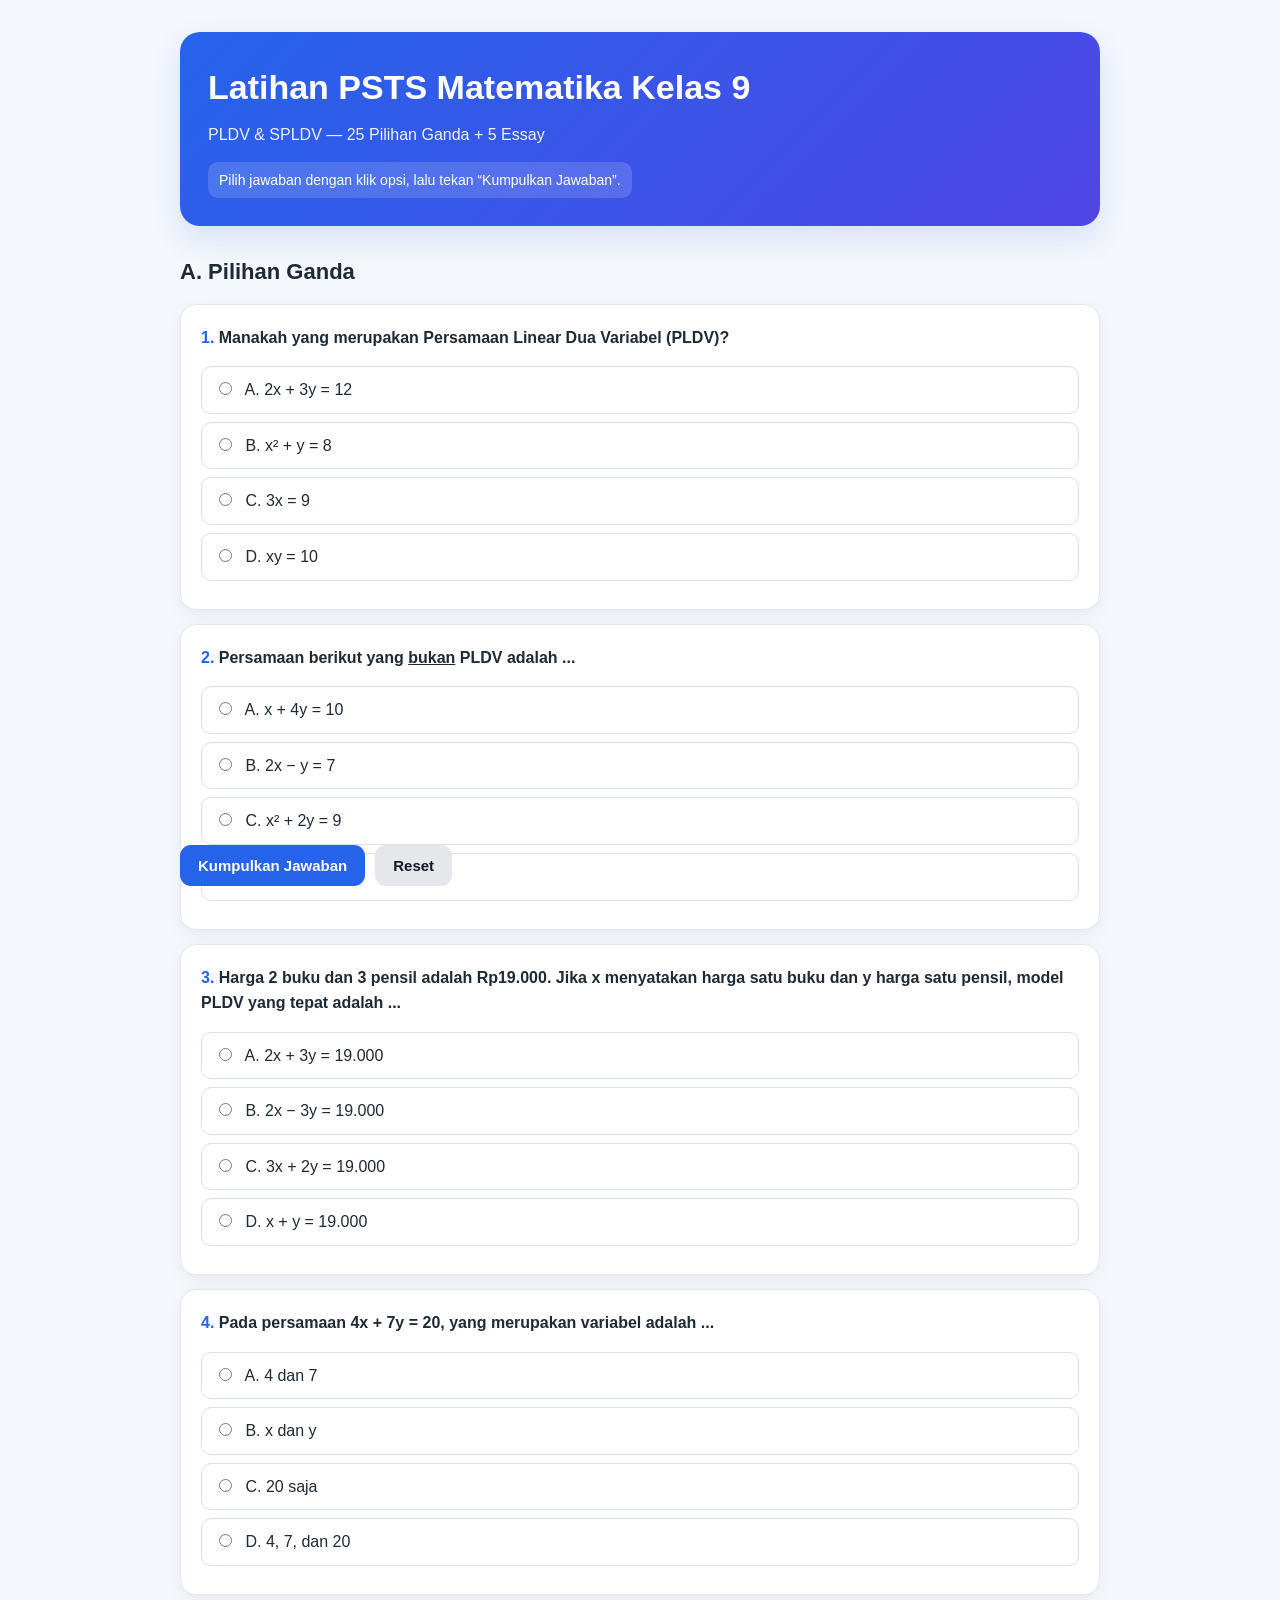
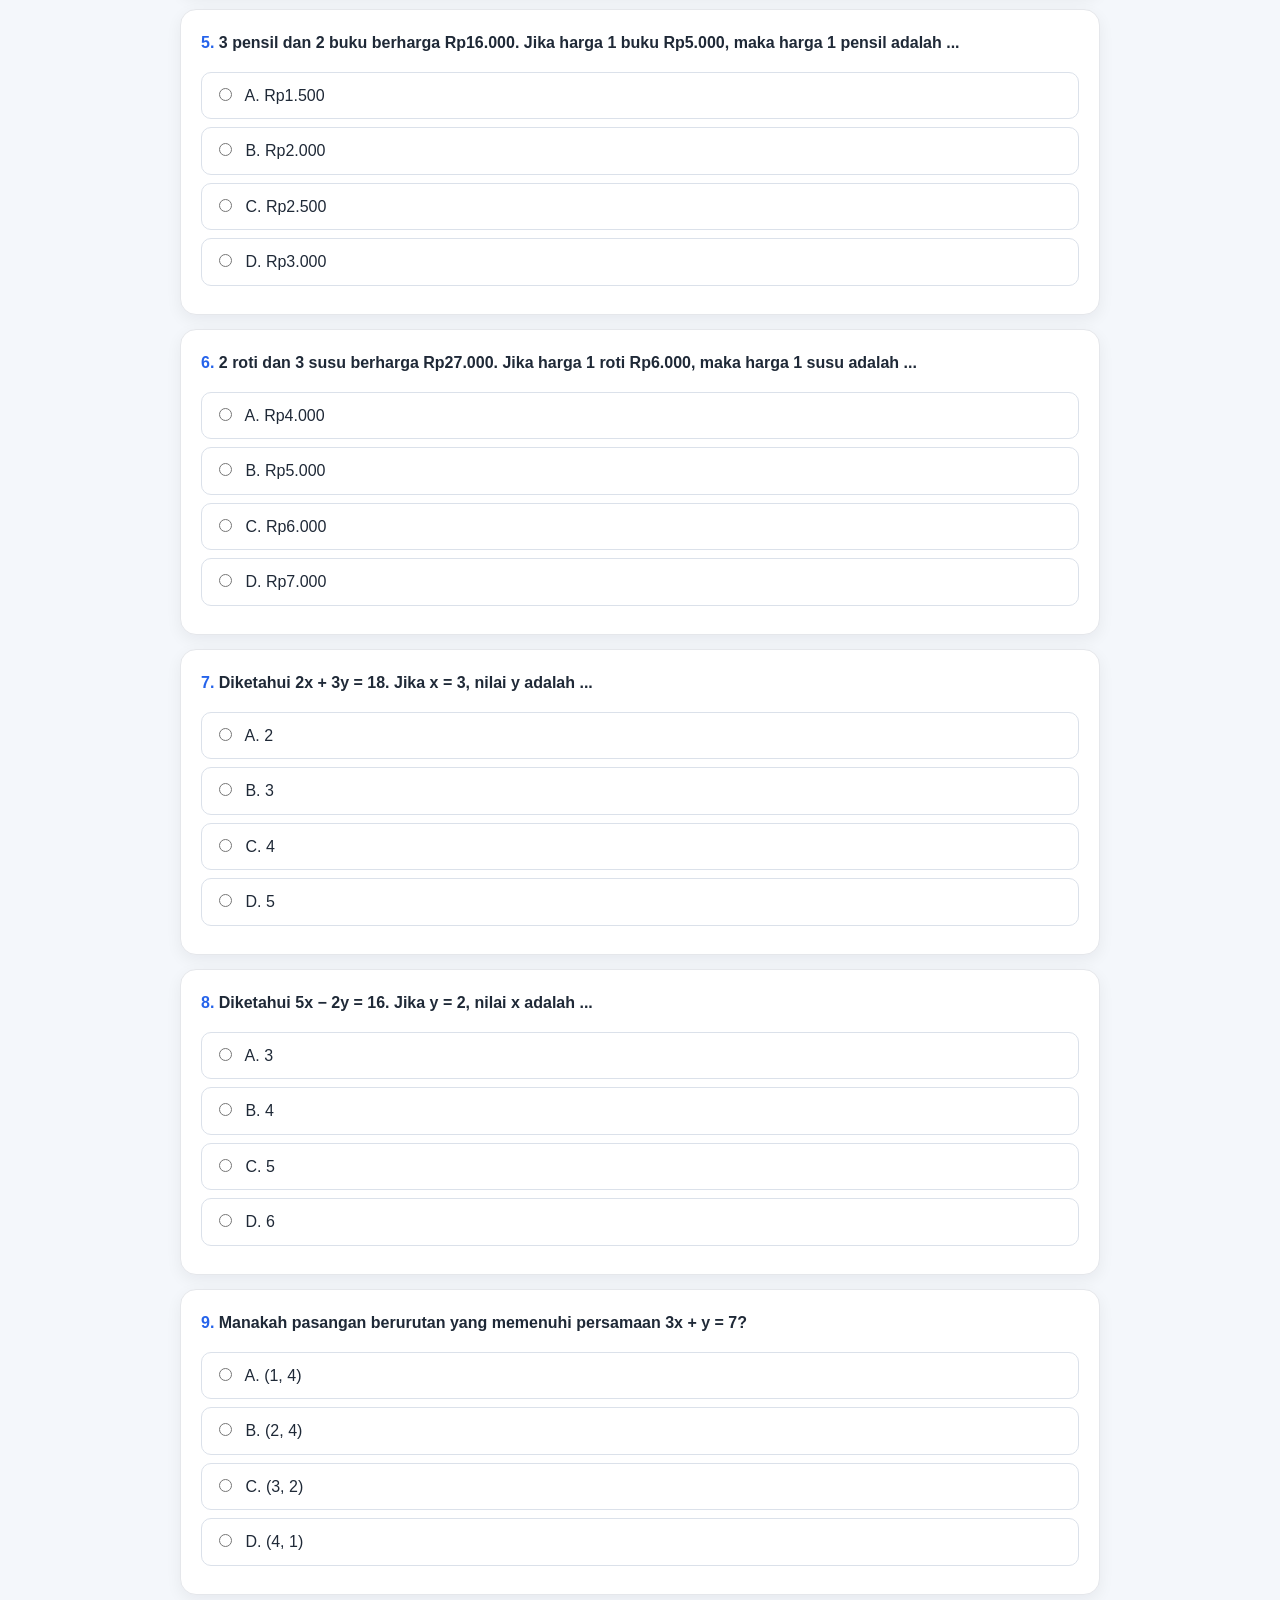
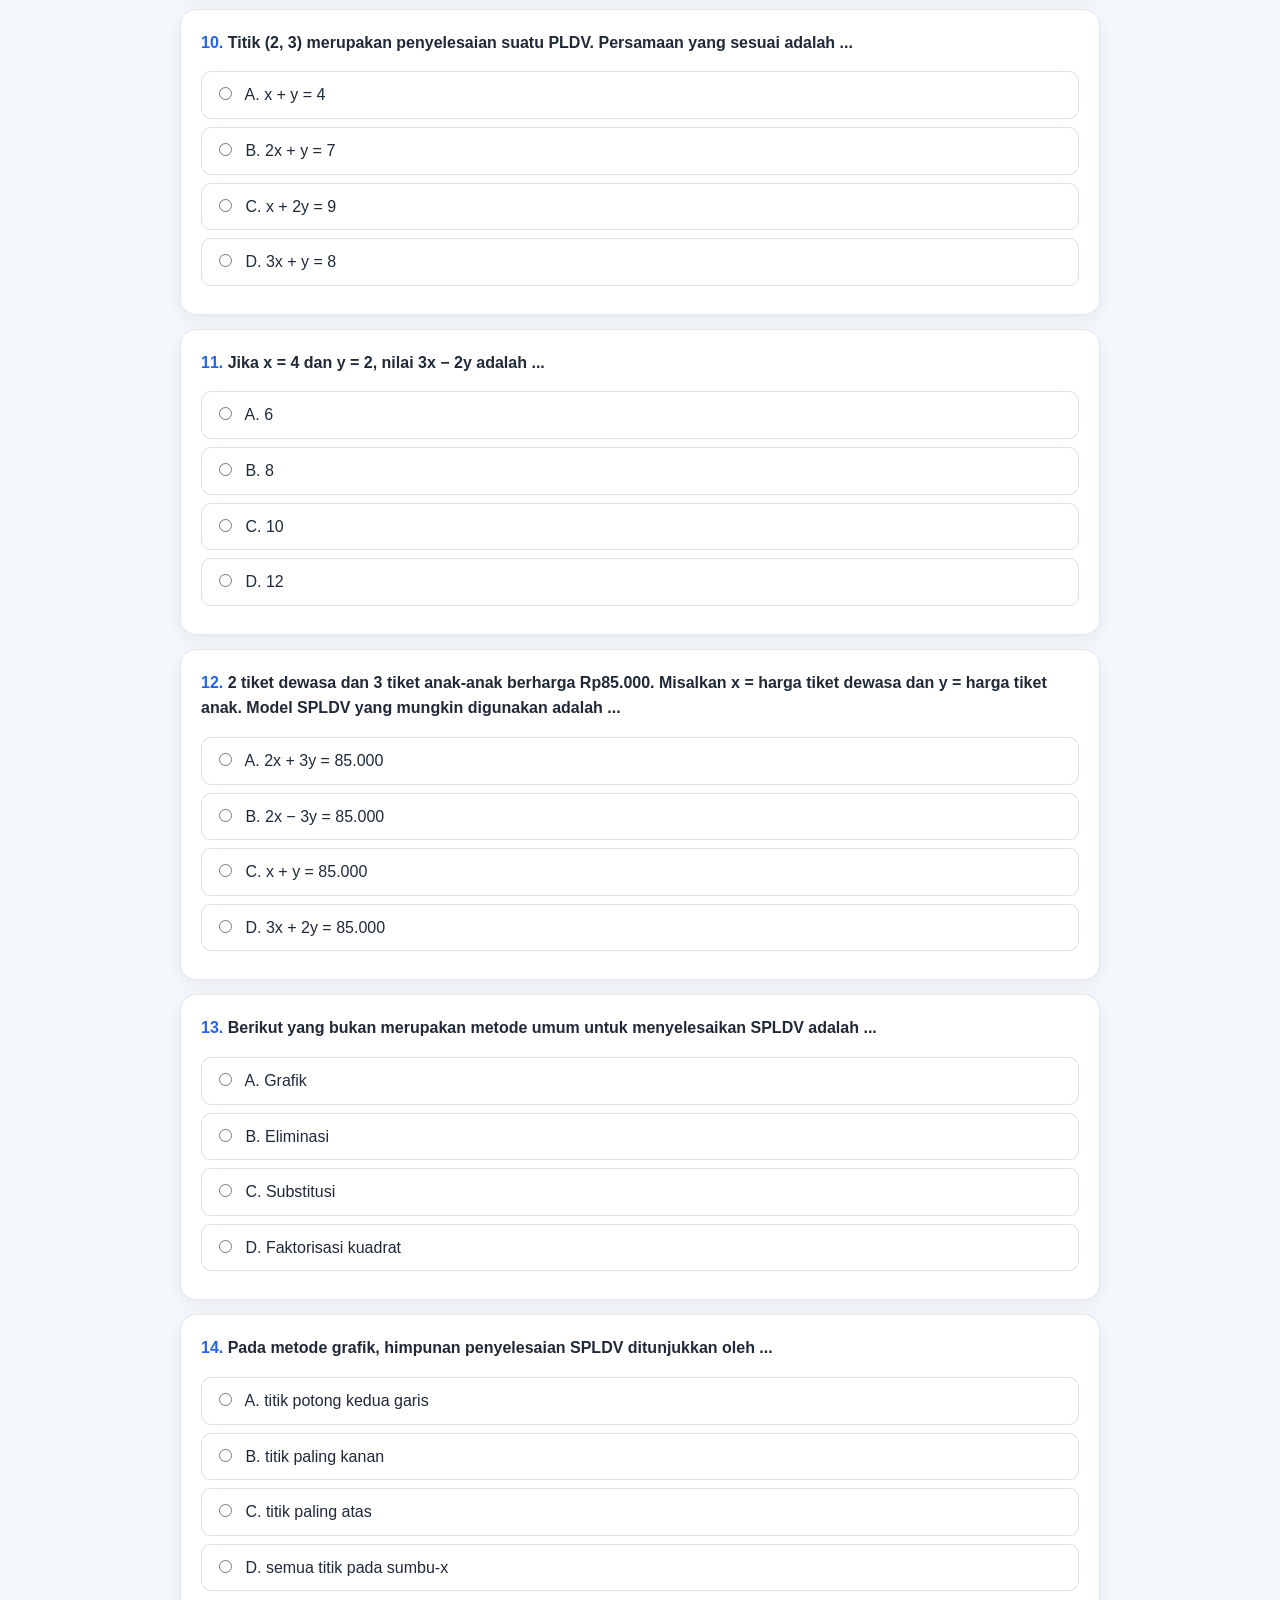
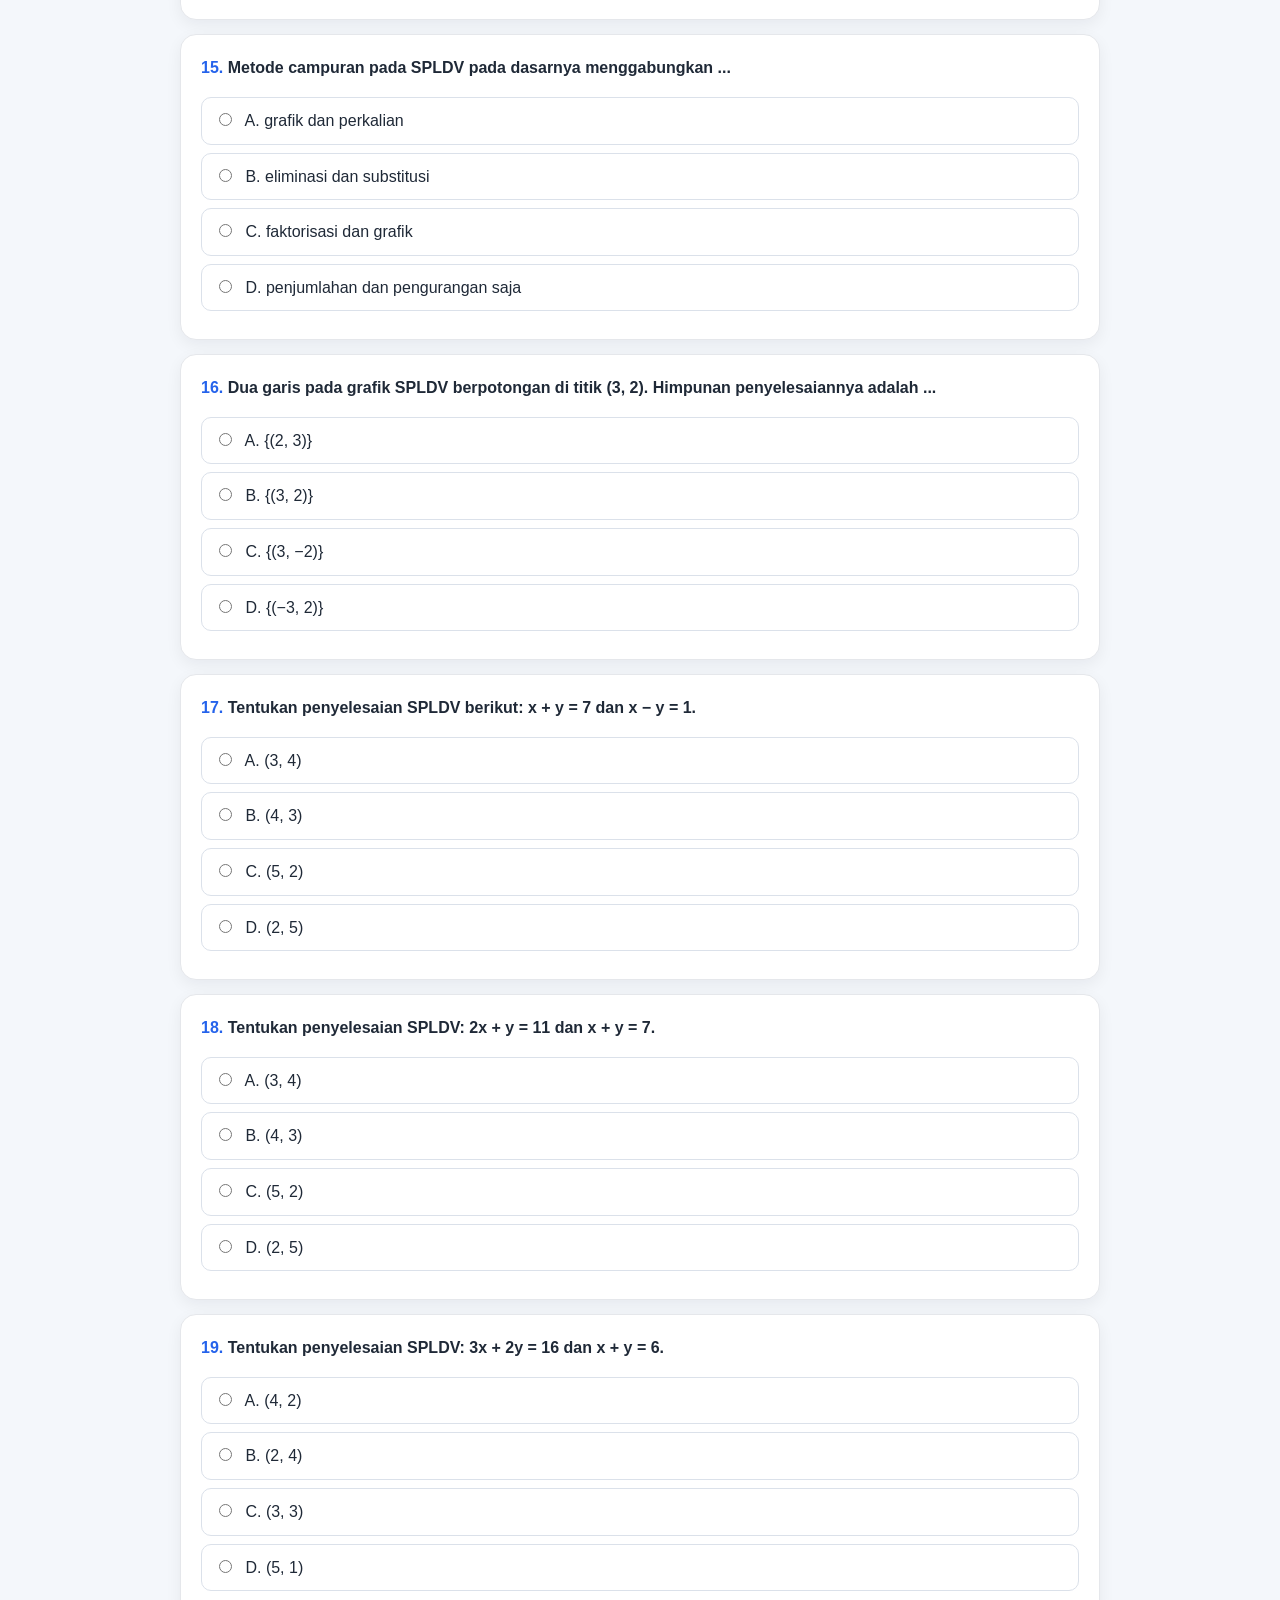
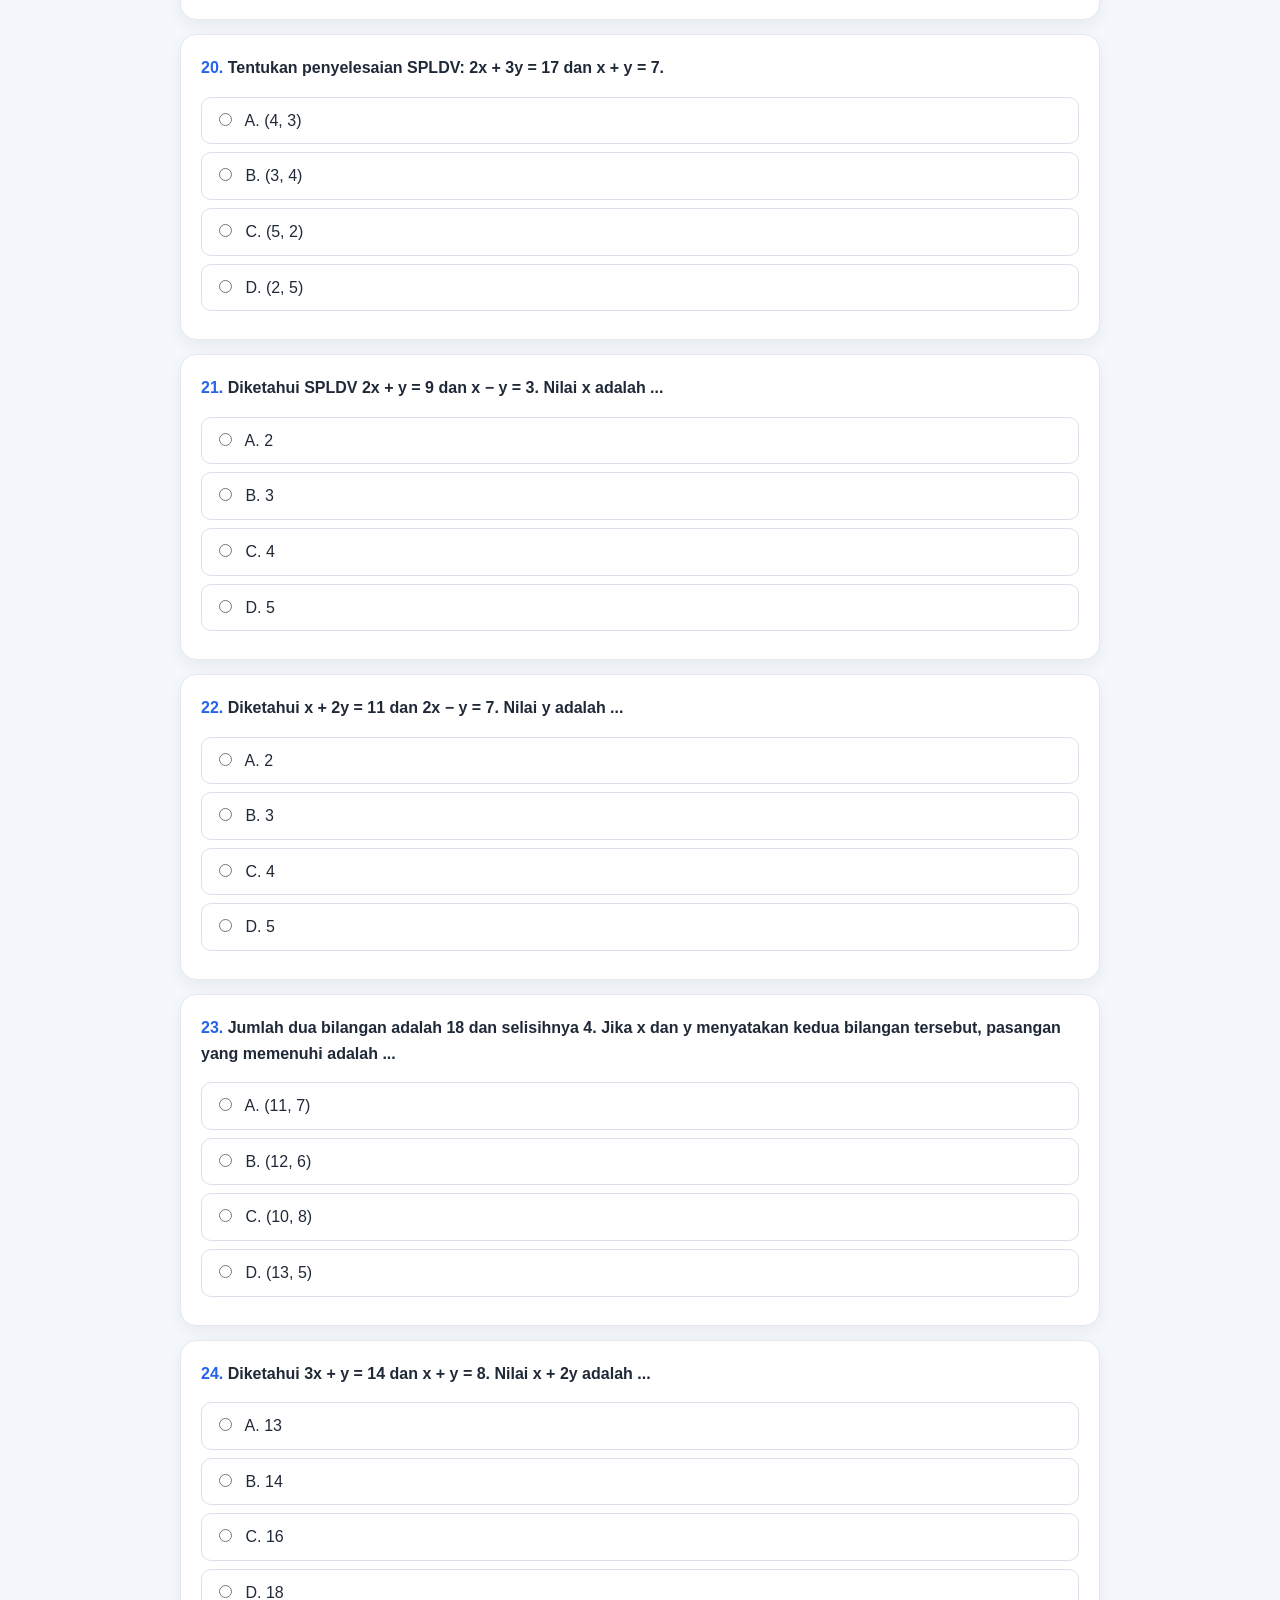
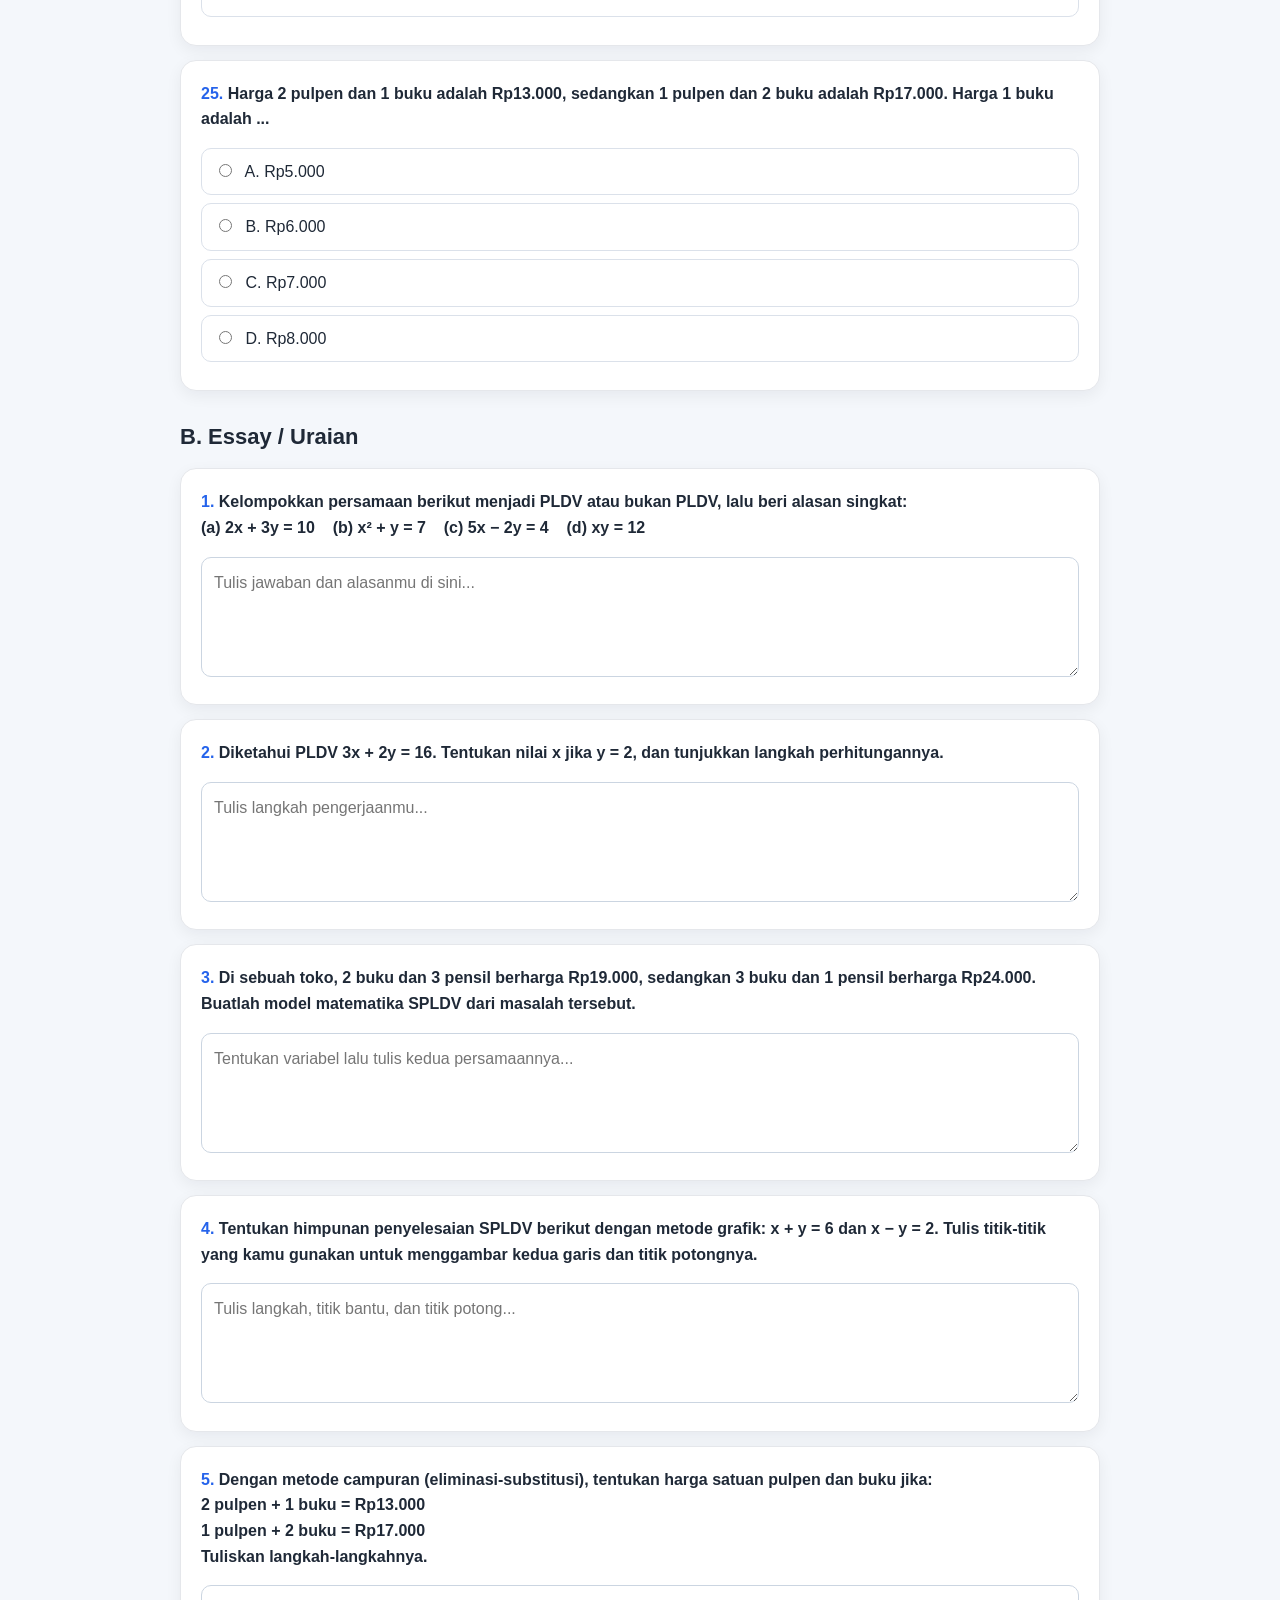
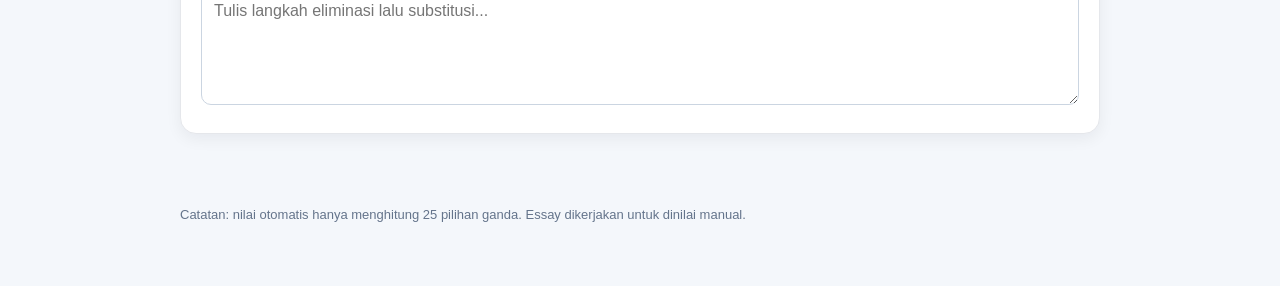
<file: website-pertama/index.html>
<!DOCTYPE html>
<html lang="id">
<head>
<meta charset="UTF-8">
<meta name="viewport" content="width=device-width, initial-scale=1.0">
<title>Latihan PSTS Matematika Kelas 9 — PLDV & SPLDV</title>
<style>
    * { box-sizing: border-box; }
    body {
        margin: 0;
        font-family: Arial, Helvetica, sans-serif;
        background: #f4f7fb;
        color: #1f2937;
        line-height: 1.6;
    }
    .container {
        width: min(920px, 92%);
        margin: 32px auto 60px;
    }
    .header {
        background: linear-gradient(135deg, #2563eb, #4f46e5);
        color: white;
        padding: 28px;
        border-radius: 20px;
        box-shadow: 0 12px 30px rgba(37, 99, 235, .15);
        margin-bottom: 22px;
    }
    .header h1 { margin: 0 0 8px; font-size: clamp(24px, 4vw, 34px); }
    .header p { margin: 0; opacity: .92; }
    .info {
        margin-top: 14px;
        display: inline-block;
        padding: 7px 11px;
        background: rgba(255,255,255,.15);
        border-radius: 10px;
        font-size: 14px;
    }
    .section-title {
        margin: 28px 0 14px;
        font-size: 22px;
    }
    .question {
        background: white;
        padding: 20px;
        border-radius: 16px;
        margin: 14px 0;
        box-shadow: 0 5px 16px rgba(15, 23, 42, .06);
        border: 1px solid #e5e7eb;
    }
    .question p { margin-top: 0; font-weight: 700; }
    .option {
        display: block;
        padding: 10px 12px;
        margin: 8px 0;
        border: 1px solid #dbe1ea;
        border-radius: 10px;
        cursor: pointer;
        transition: .15s;
        background: #fff;
    }
    .option:hover { background: #f8fbff; border-color: #93c5fd; }
    .option input { margin-right: 9px; }
    textarea {
        width: 100%;
        min-height: 120px;
        resize: vertical;
        padding: 12px;
        border: 1px solid #cbd5e1;
        border-radius: 10px;
        font: inherit;
        outline: none;
    }
    textarea:focus { border-color: #2563eb; box-shadow: 0 0 0 3px rgba(37,99,235,.1); }
    .actions {
        display: flex;
        gap: 10px;
        flex-wrap: wrap;
        margin-top: 24px;
        position: sticky;
        bottom: 14px;
        z-index: 10;
    }
    button {
        border: 0;
        padding: 12px 18px;
        border-radius: 11px;
        font-weight: 700;
        cursor: pointer;
        font-size: 15px;
    }
    #submitBtn { background: #2563eb; color: white; }
    #resetBtn { background: #e5e7eb; color: #111827; }
    button:hover { filter: brightness(.97); }
    #result {
        display: none;
        margin-top: 18px;
        background: #ecfdf5;
        border: 1px solid #a7f3d0;
        color: #065f46;
        padding: 18px;
        border-radius: 14px;
        font-weight: 700;
    }
    .note {
        font-size: 13px;
        color: #64748b;
        margin-top: 6px;
    }
    .number { color: #2563eb; }
</style>
</head>
<body>
<div class="container">
    <div class="header">
        <h1>Latihan PSTS Matematika Kelas 9</h1>
        <p>PLDV & SPLDV — 25 Pilihan Ganda + 5 Essay</p>
        <div class="info">Pilih jawaban dengan klik opsi, lalu tekan “Kumpulkan Jawaban”.</div>
    </div>

    <form id="quizForm">
        <h2 class="section-title">A. Pilihan Ganda</h2>

        <div class="question">
            <p><span class="number">1.</span> Manakah yang merupakan Persamaan Linear Dua Variabel (PLDV)?</p>
            <label class="option"><input type="radio" name="q1" value="A"> A. 2x + 3y = 12</label>
            <label class="option"><input type="radio" name="q1" value="B"> B. x² + y = 8</label>
            <label class="option"><input type="radio" name="q1" value="C"> C. 3x = 9</label>
            <label class="option"><input type="radio" name="q1" value="D"> D. xy = 10</label>
        </div>

        <div class="question">
            <p><span class="number">2.</span> Persamaan berikut yang <u>bukan</u> PLDV adalah ...</p>
            <label class="option"><input type="radio" name="q2" value="A"> A. x + 4y = 10</label>
            <label class="option"><input type="radio" name="q2" value="B"> B. 2x − y = 7</label>
            <label class="option"><input type="radio" name="q2" value="C"> C. x² + 2y = 9</label>
            <label class="option"><input type="radio" name="q2" value="D"> D. 5x + 3y = 15</label>
        </div>

        <div class="question">
            <p><span class="number">3.</span> Harga 2 buku dan 3 pensil adalah Rp19.000. Jika x menyatakan harga satu buku dan y harga satu pensil, model PLDV yang tepat adalah ...</p>
            <label class="option"><input type="radio" name="q3" value="A"> A. 2x + 3y = 19.000</label>
            <label class="option"><input type="radio" name="q3" value="B"> B. 2x − 3y = 19.000</label>
            <label class="option"><input type="radio" name="q3" value="C"> C. 3x + 2y = 19.000</label>
            <label class="option"><input type="radio" name="q3" value="D"> D. x + y = 19.000</label>
        </div>

        <div class="question">
            <p><span class="number">4.</span> Pada persamaan 4x + 7y = 20, yang merupakan variabel adalah ...</p>
            <label class="option"><input type="radio" name="q4" value="A"> A. 4 dan 7</label>
            <label class="option"><input type="radio" name="q4" value="B"> B. x dan y</label>
            <label class="option"><input type="radio" name="q4" value="C"> C. 20 saja</label>
            <label class="option"><input type="radio" name="q4" value="D"> D. 4, 7, dan 20</label>
        </div>

        <div class="question">
            <p><span class="number">5.</span> 3 pensil dan 2 buku berharga Rp16.000. Jika harga 1 buku Rp5.000, maka harga 1 pensil adalah ...</p>
            <label class="option"><input type="radio" name="q5" value="A"> A. Rp1.500</label>
            <label class="option"><input type="radio" name="q5" value="B"> B. Rp2.000</label>
            <label class="option"><input type="radio" name="q5" value="C"> C. Rp2.500</label>
            <label class="option"><input type="radio" name="q5" value="D"> D. Rp3.000</label>
        </div>

        <div class="question">
            <p><span class="number">6.</span> 2 roti dan 3 susu berharga Rp27.000. Jika harga 1 roti Rp6.000, maka harga 1 susu adalah ...</p>
            <label class="option"><input type="radio" name="q6" value="A"> A. Rp4.000</label>
            <label class="option"><input type="radio" name="q6" value="B"> B. Rp5.000</label>
            <label class="option"><input type="radio" name="q6" value="C"> C. Rp6.000</label>
            <label class="option"><input type="radio" name="q6" value="D"> D. Rp7.000</label>
        </div>

        <div class="question">
            <p><span class="number">7.</span> Diketahui 2x + 3y = 18. Jika x = 3, nilai y adalah ...</p>
            <label class="option"><input type="radio" name="q7" value="A"> A. 2</label>
            <label class="option"><input type="radio" name="q7" value="B"> B. 3</label>
            <label class="option"><input type="radio" name="q7" value="C"> C. 4</label>
            <label class="option"><input type="radio" name="q7" value="D"> D. 5</label>
        </div>

        <div class="question">
            <p><span class="number">8.</span> Diketahui 5x − 2y = 16. Jika y = 2, nilai x adalah ...</p>
            <label class="option"><input type="radio" name="q8" value="A"> A. 3</label>
            <label class="option"><input type="radio" name="q8" value="B"> B. 4</label>
            <label class="option"><input type="radio" name="q8" value="C"> C. 5</label>
            <label class="option"><input type="radio" name="q8" value="D"> D. 6</label>
        </div>

        <div class="question">
            <p><span class="number">9.</span> Manakah pasangan berurutan yang memenuhi persamaan 3x + y = 7?</p>
            <label class="option"><input type="radio" name="q9" value="A"> A. (1, 4)</label>
            <label class="option"><input type="radio" name="q9" value="B"> B. (2, 4)</label>
            <label class="option"><input type="radio" name="q9" value="C"> C. (3, 2)</label>
            <label class="option"><input type="radio" name="q9" value="D"> D. (4, 1)</label>
        </div>

        <div class="question">
            <p><span class="number">10.</span> Titik (2, 3) merupakan penyelesaian suatu PLDV. Persamaan yang sesuai adalah ...</p>
            <label class="option"><input type="radio" name="q10" value="A"> A. x + y = 4</label>
            <label class="option"><input type="radio" name="q10" value="B"> B. 2x + y = 7</label>
            <label class="option"><input type="radio" name="q10" value="C"> C. x + 2y = 9</label>
            <label class="option"><input type="radio" name="q10" value="D"> D. 3x + y = 8</label>
        </div>

        <div class="question">
            <p><span class="number">11.</span> Jika x = 4 dan y = 2, nilai 3x − 2y adalah ...</p>
            <label class="option"><input type="radio" name="q11" value="A"> A. 6</label>
            <label class="option"><input type="radio" name="q11" value="B"> B. 8</label>
            <label class="option"><input type="radio" name="q11" value="C"> C. 10</label>
            <label class="option"><input type="radio" name="q11" value="D"> D. 12</label>
        </div>

        <div class="question">
            <p><span class="number">12.</span> 2 tiket dewasa dan 3 tiket anak-anak berharga Rp85.000. Misalkan x = harga tiket dewasa dan y = harga tiket anak. Model SPLDV yang mungkin digunakan adalah ...</p>
            <label class="option"><input type="radio" name="q12" value="A"> A. 2x + 3y = 85.000</label>
            <label class="option"><input type="radio" name="q12" value="B"> B. 2x − 3y = 85.000</label>
            <label class="option"><input type="radio" name="q12" value="C"> C. x + y = 85.000</label>
            <label class="option"><input type="radio" name="q12" value="D"> D. 3x + 2y = 85.000</label>
        </div>

        <div class="question">
            <p><span class="number">13.</span> Berikut yang bukan merupakan metode umum untuk menyelesaikan SPLDV adalah ...</p>
            <label class="option"><input type="radio" name="q13" value="A"> A. Grafik</label>
            <label class="option"><input type="radio" name="q13" value="B"> B. Eliminasi</label>
            <label class="option"><input type="radio" name="q13" value="C"> C. Substitusi</label>
            <label class="option"><input type="radio" name="q13" value="D"> D. Faktorisasi kuadrat</label>
        </div>

        <div class="question">
            <p><span class="number">14.</span> Pada metode grafik, himpunan penyelesaian SPLDV ditunjukkan oleh ...</p>
            <label class="option"><input type="radio" name="q14" value="A"> A. titik potong kedua garis</label>
            <label class="option"><input type="radio" name="q14" value="B"> B. titik paling kanan</label>
            <label class="option"><input type="radio" name="q14" value="C"> C. titik paling atas</label>
            <label class="option"><input type="radio" name="q14" value="D"> D. semua titik pada sumbu-x</label>
        </div>

        <div class="question">
            <p><span class="number">15.</span> Metode campuran pada SPLDV pada dasarnya menggabungkan ...</p>
            <label class="option"><input type="radio" name="q15" value="A"> A. grafik dan perkalian</label>
            <label class="option"><input type="radio" name="q15" value="B"> B. eliminasi dan substitusi</label>
            <label class="option"><input type="radio" name="q15" value="C"> C. faktorisasi dan grafik</label>
            <label class="option"><input type="radio" name="q15" value="D"> D. penjumlahan dan pengurangan saja</label>
        </div>

        <div class="question">
            <p><span class="number">16.</span> Dua garis pada grafik SPLDV berpotongan di titik (3, 2). Himpunan penyelesaiannya adalah ...</p>
            <label class="option"><input type="radio" name="q16" value="A"> A. {(2, 3)}</label>
            <label class="option"><input type="radio" name="q16" value="B"> B. {(3, 2)}</label>
            <label class="option"><input type="radio" name="q16" value="C"> C. {(3, −2)}</label>
            <label class="option"><input type="radio" name="q16" value="D"> D. {(−3, 2)}</label>
        </div>

        <div class="question">
            <p><span class="number">17.</span> Tentukan penyelesaian SPLDV berikut: x + y = 7 dan x − y = 1.</p>
            <label class="option"><input type="radio" name="q17" value="A"> A. (3, 4)</label>
            <label class="option"><input type="radio" name="q17" value="B"> B. (4, 3)</label>
            <label class="option"><input type="radio" name="q17" value="C"> C. (5, 2)</label>
            <label class="option"><input type="radio" name="q17" value="D"> D. (2, 5)</label>
        </div>

        <div class="question">
            <p><span class="number">18.</span> Tentukan penyelesaian SPLDV: 2x + y = 11 dan x + y = 7.</p>
            <label class="option"><input type="radio" name="q18" value="A"> A. (3, 4)</label>
            <label class="option"><input type="radio" name="q18" value="B"> B. (4, 3)</label>
            <label class="option"><input type="radio" name="q18" value="C"> C. (5, 2)</label>
            <label class="option"><input type="radio" name="q18" value="D"> D. (2, 5)</label>
        </div>

        <div class="question">
            <p><span class="number">19.</span> Tentukan penyelesaian SPLDV: 3x + 2y = 16 dan x + y = 6.</p>
            <label class="option"><input type="radio" name="q19" value="A"> A. (4, 2)</label>
            <label class="option"><input type="radio" name="q19" value="B"> B. (2, 4)</label>
            <label class="option"><input type="radio" name="q19" value="C"> C. (3, 3)</label>
            <label class="option"><input type="radio" name="q19" value="D"> D. (5, 1)</label>
        </div>

        <div class="question">
            <p><span class="number">20.</span> Tentukan penyelesaian SPLDV: 2x + 3y = 17 dan x + y = 7.</p>
            <label class="option"><input type="radio" name="q20" value="A"> A. (4, 3)</label>
            <label class="option"><input type="radio" name="q20" value="B"> B. (3, 4)</label>
            <label class="option"><input type="radio" name="q20" value="C"> C. (5, 2)</label>
            <label class="option"><input type="radio" name="q20" value="D"> D. (2, 5)</label>
        </div>

        <div class="question">
            <p><span class="number">21.</span> Diketahui SPLDV 2x + y = 9 dan x − y = 3. Nilai x adalah ...</p>
            <label class="option"><input type="radio" name="q21" value="A"> A. 2</label>
            <label class="option"><input type="radio" name="q21" value="B"> B. 3</label>
            <label class="option"><input type="radio" name="q21" value="C"> C. 4</label>
            <label class="option"><input type="radio" name="q21" value="D"> D. 5</label>
        </div>

        <div class="question">
            <p><span class="number">22.</span> Diketahui x + 2y = 11 dan 2x − y = 7. Nilai y adalah ...</p>
            <label class="option"><input type="radio" name="q22" value="A"> A. 2</label>
            <label class="option"><input type="radio" name="q22" value="B"> B. 3</label>
            <label class="option"><input type="radio" name="q22" value="C"> C. 4</label>
            <label class="option"><input type="radio" name="q22" value="D"> D. 5</label>
        </div>

        <div class="question">
            <p><span class="number">23.</span> Jumlah dua bilangan adalah 18 dan selisihnya 4. Jika x dan y menyatakan kedua bilangan tersebut, pasangan yang memenuhi adalah ...</p>
            <label class="option"><input type="radio" name="q23" value="A"> A. (11, 7)</label>
            <label class="option"><input type="radio" name="q23" value="B"> B. (12, 6)</label>
            <label class="option"><input type="radio" name="q23" value="C"> C. (10, 8)</label>
            <label class="option"><input type="radio" name="q23" value="D"> D. (13, 5)</label>
        </div>

        <div class="question">
            <p><span class="number">24.</span> Diketahui 3x + y = 14 dan x + y = 8. Nilai x + 2y adalah ...</p>
            <label class="option"><input type="radio" name="q24" value="A"> A. 13</label>
            <label class="option"><input type="radio" name="q24" value="B"> B. 14</label>
            <label class="option"><input type="radio" name="q24" value="C"> C. 16</label>
            <label class="option"><input type="radio" name="q24" value="D"> D. 18</label>
        </div>

        <div class="question">
            <p><span class="number">25.</span> Harga 2 pulpen dan 1 buku adalah Rp13.000, sedangkan 1 pulpen dan 2 buku adalah Rp17.000. Harga 1 buku adalah ...</p>
            <label class="option"><input type="radio" name="q25" value="A"> A. Rp5.000</label>
            <label class="option"><input type="radio" name="q25" value="B"> B. Rp6.000</label>
            <label class="option"><input type="radio" name="q25" value="C"> C. Rp7.000</label>
            <label class="option"><input type="radio" name="q25" value="D"> D. Rp8.000</label>
        </div>

        <h2 class="section-title">B. Essay / Uraian</h2>

        <div class="question">
            <p><span class="number">1.</span> Kelompokkan persamaan berikut menjadi PLDV atau bukan PLDV, lalu beri alasan singkat:<br>
            (a) 2x + 3y = 10 &nbsp;&nbsp; (b) x² + y = 7 &nbsp;&nbsp; (c) 5x − 2y = 4 &nbsp;&nbsp; (d) xy = 12</p>
            <textarea name="e1" placeholder="Tulis jawaban dan alasanmu di sini..."></textarea>
        </div>

        <div class="question">
            <p><span class="number">2.</span> Diketahui PLDV 3x + 2y = 16. Tentukan nilai x jika y = 2, dan tunjukkan langkah perhitungannya.</p>
            <textarea name="e2" placeholder="Tulis langkah pengerjaanmu..."></textarea>
        </div>

        <div class="question">
            <p><span class="number">3.</span> Di sebuah toko, 2 buku dan 3 pensil berharga Rp19.000, sedangkan 3 buku dan 1 pensil berharga Rp24.000. Buatlah model matematika SPLDV dari masalah tersebut.</p>
            <textarea name="e3" placeholder="Tentukan variabel lalu tulis kedua persamaannya..."></textarea>
        </div>

        <div class="question">
            <p><span class="number">4.</span> Tentukan himpunan penyelesaian SPLDV berikut dengan metode grafik: x + y = 6 dan x − y = 2. Tulis titik-titik yang kamu gunakan untuk menggambar kedua garis dan titik potongnya.</p>
            <textarea name="e4" placeholder="Tulis langkah, titik bantu, dan titik potong..."></textarea>
        </div>

        <div class="question">
            <p><span class="number">5.</span> Dengan metode campuran (eliminasi-substitusi), tentukan harga satuan pulpen dan buku jika:
            <br>2 pulpen + 1 buku = Rp13.000
            <br>1 pulpen + 2 buku = Rp17.000
            <br>Tuliskan langkah-langkahnya.</p>
            <textarea name="e5" placeholder="Tulis langkah eliminasi lalu substitusi..."></textarea>
        </div>

        <div class="actions">
            <button type="button" id="submitBtn" onclick="gradeQuiz()">Kumpulkan Jawaban</button>
            <button type="reset" id="resetBtn" onclick="resetResult()">Reset</button>
        </div>
        <div id="result"></div>
        <p class="note">Catatan: nilai otomatis hanya menghitung 25 pilihan ganda. Essay dikerjakan untuk dinilai manual.</p>
    </form>
</div>

<script>
(function () {
    // Kunci jawaban disimpan di JavaScript dan tidak ditampilkan di halaman.
    // Penilaian hanya menghasilkan skor, bukan daftar jawaban benar.
    const answerKey = [
        "A","C","A","B","B",
        "B","C","B","A","B",
        "B","A","D","A","B",
        "B","B","B","A","A",
        "C","B","A","A","C"
    ];

    window.gradeQuiz = function () {
        let score = 0;
        let answered = 0;

        for (let i = 1; i <= 25; i++) {
            const selected = document.querySelector(`input[name="q${i}"]:checked`);
            if (selected) {
                answered++;
                if (selected.value === answerKey[i - 1]) score++;
            }
        }

        const result = document.getElementById("result");
        result.style.display = "block";
        result.innerHTML = `
            <div>Hasil sementara</div>
            <div style="font-size:26px; margin-top:4px;">${score} / 25 benar</div>
            <div style="font-weight:600; margin-top:5px;">
                Nilai pilihan ganda: ${(score / 25 * 100).toFixed(0)}
                &nbsp;•&nbsp; Terjawab: ${answered}/25
            </div>
            <div style="font-weight:500; margin-top:7px;">
                Kunci jawaban tidak ditampilkan. Essay belum dinilai otomatis.
            </div>
        `;
        result.scrollIntoView({ behavior: "smooth", block: "center" });
    };

    window.resetResult = function () {
        setTimeout(() => {
            const result = document.getElementById("result");
            result.style.display = "none";
            result.innerHTML = "";
        }, 0);
    };
})();
</script>
</body>
</html>
</file>
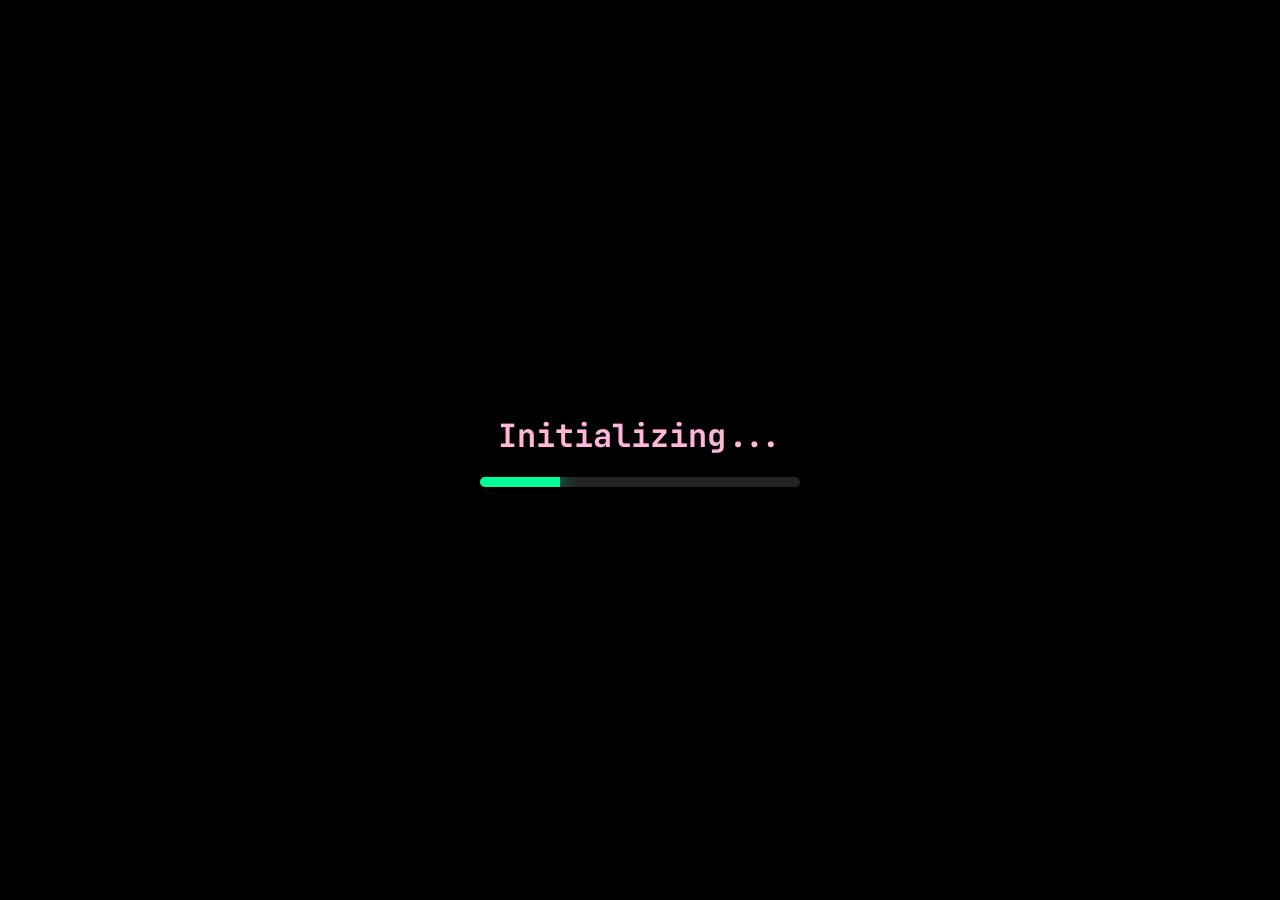
<file: website-pertama/confes/index.html>
<!DOCTYPE html>
<html lang="id">
<head>
<meta charset="UTF-8">
<meta name="viewport" content="width=device-width, initial-scale=1.0">
<title>Accessing Heart...</title>

<link href="https://fonts.googleapis.com/css2?family=JetBrains+Mono:wght@400;700&display=swap" rel="stylesheet">

<style>

*{
    margin:0;
    padding:0;
    box-sizing:border-box;
}

body{
    background:
    radial-gradient(circle at top, #3a0b45, transparent 40%),
    radial-gradient(circle at bottom, #12002b, transparent 50%),
    linear-gradient(135deg,#050014,#16001f,#030008);

    color:#ffb6d9;
    font-family:'JetBrains Mono', monospace;
    overflow:hidden;
}
body::before{

    content:"";

    position:fixed;

    inset:0;

    background-image:
    radial-gradient(#ffffff 1px, transparent 1px);

    background-size:40px 40px;

    opacity:.25;

    animation:stars 20s linear infinite;

}


@keyframes stars{

    from{
        transform:translateY(0);
    }

    to{
        transform:translateY(-200px);
    }

}

/* =========================
   MATRIX BACKGROUND
========================= */

#matrix{
    position:fixed;
    inset:0;
    z-index:-1;
}

/* =========================
   LOADING
========================= */

#loading{

    position:fixed;
    inset:0;

    background:#000;

    display:flex;
    justify-content:center;
    align-items:center;
    flex-direction:column;

}

#loading h1{

    margin-bottom:20px;

}

.bar{

    width:320px;
    height:10px;

    background:#222;

    border-radius:30px;

    overflow:hidden;

}

.fill{

    width:0%;
    height:100%;

    background:#00ff99;

    box-shadow:0 0 20px #00ff99;

}

/* =========================
   LOGIN
========================= */

#login{

    display:none;

    position:fixed;
    inset:0;

    background:rgba(0,0,0,.95);

    justify-content:center;
    align-items:center;
    flex-direction:column;

}

input{

    width:260px;

    margin-top:20px;

    padding:14px;

    border:none;
    outline:none;

    border-radius:12px;

    background:#111;

    color:#00ff99;

    text-align:center;

}

button{

    margin-top:18px;

    padding:12px 35px;

    border:none;

    border-radius:25px;

    cursor:pointer;

    background:#00ff99;

    font-weight:bold;

}

/* =========================
   TERMINAL
========================= */

#terminal{

    display:none;

    width:90%;
    max-width:850px;

    margin:50px auto;

    border:1px solid #00ff99;

    border-radius:15px;

    overflow:hidden;

}

.top{

    background:#111;

    padding:10px;

}

.screen{

    background:#000;

    padding:20px;

    height:420px;

    overflow-y:auto;

    white-space:pre-wrap;

    line-height:1.7;

}

/* =========================
   CONFESSION
========================= */

#confession{

    display:none;

    position:fixed;

    inset:0;

    justify-content:center;
    align-items:center;

}

.card{

    width:90%;
    max-width:700px;

    background:rgba(20,0,30,.65);

border:1px solid #ff4f9a;

box-shadow:
0 0 30px rgba(255,79,154,.5),
inset 0 0 30px rgba(255,79,154,.1);

backdrop-filter:blur(15px);

    border-radius:20px;

    padding:35px;

    text-align:center;

    backdrop-filter:blur(10px);

}

#typing{

    margin-top:20px;

    line-height:1.8;

    min-height:170px;

}

.choice{

    margin-top:35px;

    position:relative;

    height:70px;

}

#yes{

    background:linear-gradient(45deg,#ff4f9a,#ff8acb);

    color:white;

    box-shadow:0 0 20px #ff4f9a;

}

#no{

    position:absolute;

    background:#555;
    color:white;

}

/* =========================
   HEART
========================= */

.heart{

    position:fixed;

    top:-30px;

    color:#ff4f8b;

    pointer-events:none;

    animation:fall linear forwards;

}

@keyframes fall{

    to{

        transform:translateY(110vh) rotate(360deg);

        opacity:0;

    }

}

</style>

</head>

<body>

setInterval(drawMatrix,35);

<div id="loading">

<h1>Initializing...</h1>

<div class="bar">

<div class="fill"></div>

</div>

</div>

<div id="login">

<h2>Password Required</h2>

<input id="password" placeholder="Password">

<button id="loginBtn">

ACCESS

</button>

</div>

<div id="terminal">

<div class="top">

🟢 Hacker Terminal

</div>

<div class="screen" id="screen"></div>

</div>

<div id="confession">

<div class="card">

<h1>Hi ❤️</h1>

<p id="typing"></p>

<div class="choice">

<button id="yes">

YES ❤️

</button>

<button id="no">

NO 💔

</button>

</div>

</div>

</div>
<script>

// ============================
// ELEMENT
// ============================

const loading = document.getElementById("loading");
const login = document.getElementById("login");
const fill = document.querySelector(".fill");

let progress = 0;

// ============================
// LOADING BAR
// ============================

const loadingInterval = setInterval(() => {

    progress++;

    fill.style.width = progress + "%";

    if(progress >= 100){

        clearInterval(loadingInterval);

        setTimeout(() => {

            loading.style.display = "none";
            login.style.display = "flex";

        },500);

    }

},40);


// ============================
// MATRIX EFFECT
// ============================

const canvas = document.getElementById("matrix");
const ctx = canvas.getContext("2d");

canvas.width = window.innerWidth;
canvas.height = window.innerHeight;

const letters = "01ABCDEFGHIJKLMNOPQRSTUVWXYZ❤#$%&";
const fontSize = 16;

const columns = Math.floor(canvas.width / fontSize);

const drops = [];

for(let i=0;i<columns;i++){

    drops[i]=1;

}

function drawMatrix(){

    ctx.fillStyle="rgba(0,0,0,0.08)";
    ctx.fillRect(0,0,canvas.width,canvas.height);

    ctx.fillStyle="#00ff99";
    ctx.font=fontSize+"px monospace";

    for(let i=0;i<drops.length;i++){

        const text = letters[Math.floor(Math.random()*letters.length)];

        ctx.fillText(text,i*fontSize,drops[i]*fontSize);

        if(drops[i]*fontSize > canvas.height && Math.random() > .975){

            drops[i]=0;

        }

        drops[i]++;

    }

}

setInterval(drawMatrix,35);


// ============================
// RESPONSIVE
// ============================

window.addEventListener("resize",()=>{

    canvas.width = window.innerWidth;
    canvas.height = window.innerHeight;

});

</script>
<script>

// ============================
// LOGIN SYSTEM
// ============================

const loginBtn = document.getElementById("loginBtn");
const password = document.getElementById("password");

const terminal = document.getElementById("terminal");
const screen = document.getElementById("screen");
const confession = document.getElementById("confession");


// GANTI PASSWORD DISINI
const correctPassword = "love";


loginBtn.onclick = () => {

    if(password.value === correctPassword){

        login.style.display="none";
        terminal.style.display="block";

        startTerminal();

    }else{

        password.value="";
        password.placeholder="Wrong Password 💔";

    }

};


// ============================
// TERMINAL ANIMATION
// ============================

const logs = [

"> Connecting to heart database...",
"> Searching feelings...",
"> Accessing memories...",
"> Found someone special ❤️",
"> Loading courage...",
"> Encrypting confession...",
"> Almost ready..."

];


let index = 0;


function startTerminal(){

    let interval=setInterval(()=>{


        screen.innerHTML += logs[index]+"\n";

        index++;


        if(index >= logs.length){

            clearInterval(interval);


            setTimeout(()=>{

                terminal.style.display="none";
                confession.style.display="flex";

                startTyping();


            },1500);


        }


    },700);

}


// ============================
// TYPING CONFESSION
// ============================


const text = 
`Aku sebenarnya udah lama mau bilang ini...

Setiap kali aku lihat kamu,
entah kenapa hari biasa jadi terasa lebih spesial.

Aku nggak tahu kamu bakal ngerasa hal yang sama atau nggak,
tapi aku cuma mau jujur...

Aku suka sama kamu ❤️

Mungkin sederhana,
tapi perasaan ini benar-benar tulus.

Jadi...

maukah kamu mencoba mengenalku lebih dekat?`;


const typing = document.getElementById("typing");


let char = 0;


function startTyping(){

    let type=setInterval(()=>{


        typing.innerHTML += text[char];

        char++;


        if(char >= text.length){

            clearInterval(type);

            hearts();

        }


    },50);


}



// ============================
// BUTTON YES
// ============================


const yes=document.getElementById("yes");
const no=document.getElementById("no");


yes.onclick=()=>{


    typing.innerHTML =
    "❤️ Thank you...<br><br>Aku bakal menghargai kesempatan ini ❤️";


    no.style.display="none";


    hearts();


};



// ============================
// BUTTON NO LARI
// ============================


no.onmouseover=()=>{


    no.style.left =
    Math.random()*250+"px";


    no.style.top =
    Math.random()*50+"px";


};



// ============================
// HEART RAIN
// ============================


function hearts(){


setInterval(()=>{


let heart=document.createElement("div");


heart.className="heart";


heart.innerHTML="❤";


heart.style.left=Math.random()*100+"vw";


heart.style.fontSize=
(15+Math.random()*30)+"px";


heart.style.animationDuration=
(3+Math.random()*4)+"s";


document.body.appendChild(heart);



setTimeout(()=>{

heart.remove();

},7000);



},200);



}


</script>
</file>
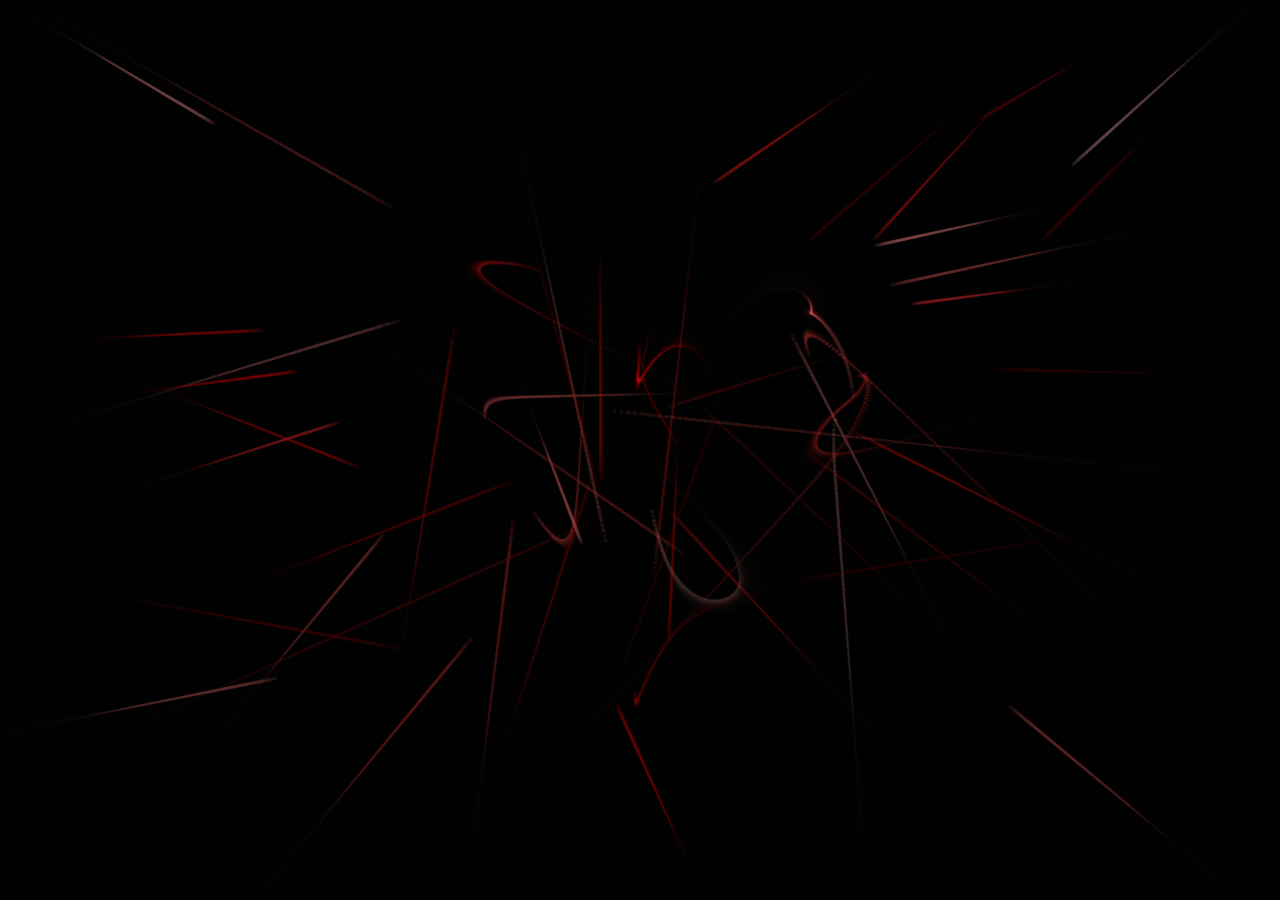
<file: website-pertama/love1/index.html>
<!DOCTYPE html>
<html lang="en">
<head>
    <meta charset="UTF-8">
    <meta name="viewport" content="width=device-width, initial-scale=1.0">
    <title>heart</title>
    <link rel="stylesheet" href="style.css">
</head>
<body>
    <canvas id="alx"></canvas>
    <script src="script.js"></script>
</body>
</html>
</file>
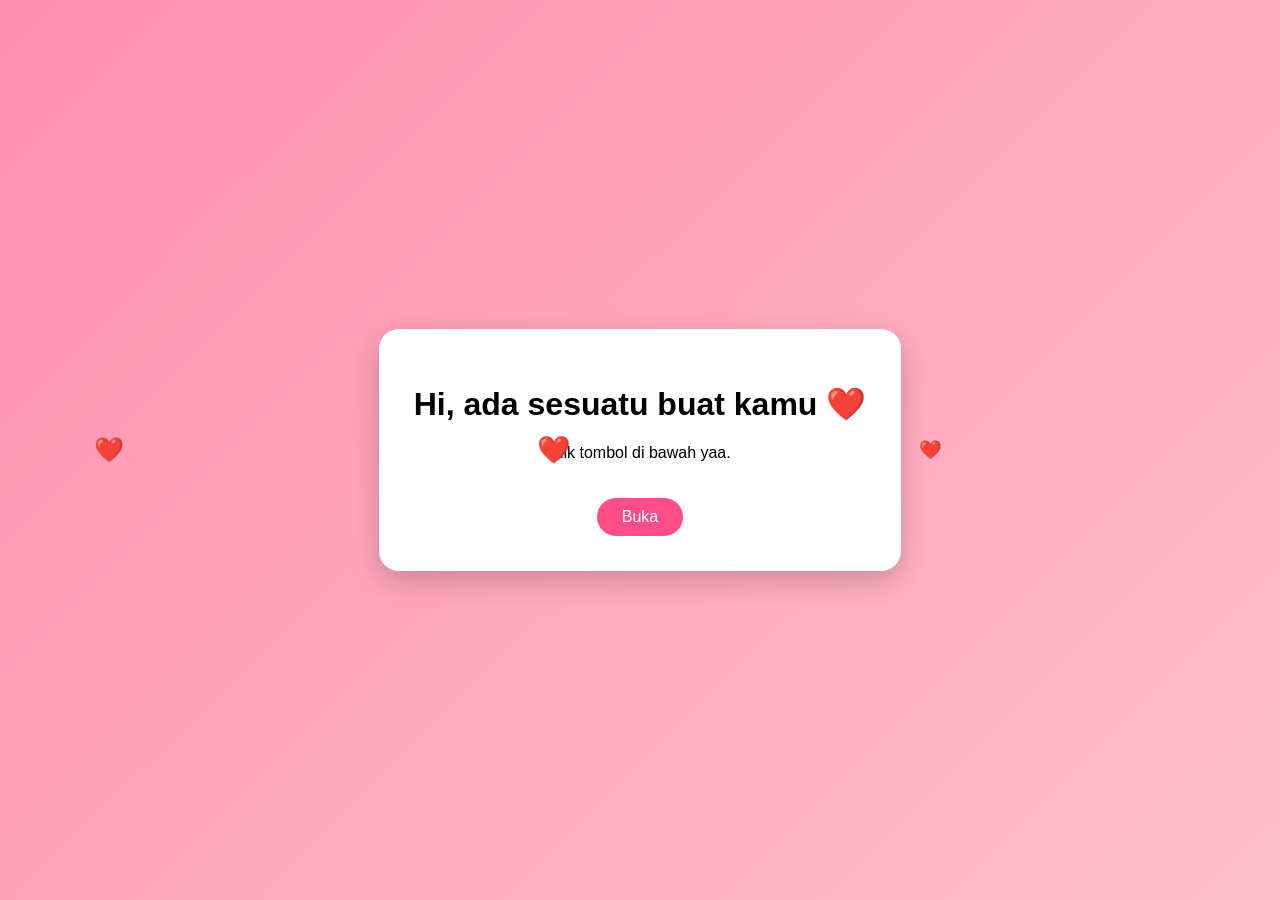
<file: website-pertama/confes.html>
<!DOCTYPE html>
<html lang="id">
<head>
<meta charset="UTF-8">
<meta name="viewport" content="width=device-width, initial-scale=1.0">
<title>For You ❤️</title>

<style>
body{
    margin:0;
    display:flex;
    justify-content:center;
    align-items:center;
    height:100vh;
    background:linear-gradient(135deg,#ff8fb1,#ffc0cb);
    font-family:Arial,sans-serif;
    overflow:hidden;
}

.card{
    background:white;
    padding:35px;
    border-radius:20px;
    text-align:center;
    box-shadow:0 10px 30px rgba(0,0,0,.2);
    animation:fade .8s;
}

button{
    margin-top:20px;
    padding:10px 25px;
    border:none;
    border-radius:30px;
    background:#ff4d88;
    color:white;
    cursor:pointer;
    font-size:16px;
    transition:.3s;
}

button:hover{
    transform:scale(1.08);
}

#msg{
    margin-top:20px;
    display:none;
    font-size:18px;
    color:#ff4d88;
}

.heart{
    position:absolute;
    color:red;
    animation:fall 5s linear infinite;
    font-size:20px;
}

@keyframes fall{
    from{
        transform:translateY(-100vh);
    }
    to{
        transform:translateY(100vh);
    }
}

@keyframes fade{
    from{
        opacity:0;
        transform:scale(.8);
    }
    to{
        opacity:1;
        transform:scale(1);
    }
}
</style>
</head>

<body>

<div class="card">
    <h1>Hi, ada sesuatu buat kamu ❤️</h1>
    <p>Klik tombol di bawah yaa.</p>

    <button onclick="showMsg()">Buka</button>

    <div id="msg">
        🌹<br><br>
        Sebenarnya...
        <br><br>
        <b>Aku suka sama kamu.</b>
        <br><br>
        Semoga kamu nggak keberatan kalau aku jujur. 😊❤️
    </div>
</div>

<script>
function showMsg(){
    document.getElementById("msg").style.display="block";
}

setInterval(()=>{
    const heart=document.createElement("div");
    heart.className="heart";
    heart.innerHTML="❤️";
    heart.style.left=Math.random()*100+"vw";
    heart.style.fontSize=(Math.random()*20+15)+"px";
    document.body.appendChild(heart);

    setTimeout(()=>{
        heart.remove();
    },5000);
},300);
</script>

</body>
</html>
</file>
<file: website-pertama/love1/style.css>
body
{ 
  padding: 0;
  margin: 0;
}
</file>
